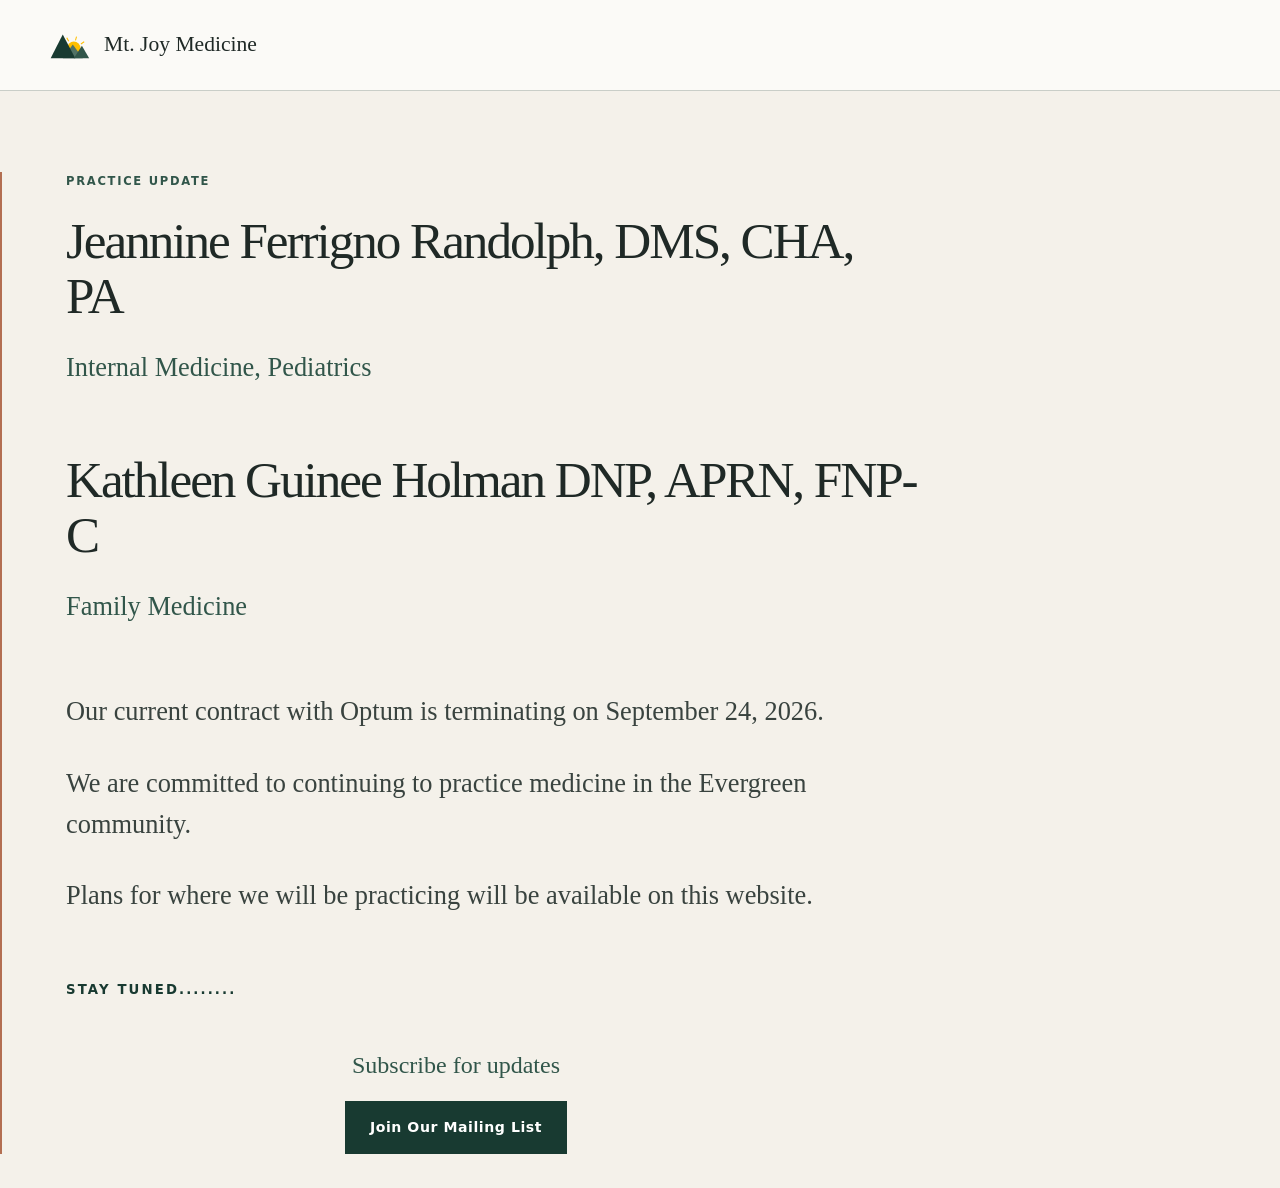
<file: index.html>
<!doctype html>
<html lang="en">
<head>
  <meta charset="utf-8">
  <meta name="viewport" content="width=device-width, initial-scale=1">
  <meta name="description" content="A practice update from Jeannine Ferrigno Randolph, DMS, CHA, PA.">
  <title>Practice Update | Mt. Joy Medicine</title>
  <link rel="icon" href="assets/mount-joy-icon.svg" type="image/svg+xml">
  <link rel="stylesheet" href="styles.css">
</head>
<body class="notice-page">
  <header class="notice-header">
    <div class="container notice-header-inner">
      <img class="notice-mark" src="assets/mount-joy-icon.svg" alt="">
      <span>Mt. Joy Medicine</span>
    </div>
  </header>

  <main class="notice-main">
    <div class="container notice-layout">
      <article class="notice-content">
        <p class="eyebrow">Practice update</p>
        <h2>Jeannine Ferrigno Randolph, DMS, CHA, PA</h2>
        <p class="notice-specialties">Internal Medicine, Pediatrics</p>
        <h2>Kathleen Guinee Holman DNP, APRN, FNP-C</h2>
        <p class="notice-specialties">Family Medicine</p>

        <div class="notice-copy">
          <p>Our current contract with Optum is terminating on September 24, 2026.</p>
          <p>We are committed to continuing to practice medicine in the Evergreen community.</p>
          <p>Plans for where we will be practicing will be available on this website.</p>
        </div>

        <p class="notice-closing">STAY TUNED........</p>

        <div class="notice-subscribe">
          <p>Subscribe for updates</p>
          <a
            class="notice-subscribe-button"
            href="https://eepurl.com/gzpK904cwu"
            target="_blank"
            rel="noopener noreferrer"
          >Join Our Mailing List</a>
        </div>
      </article>
    </div>
  </main>
</body>
</html>
</file>
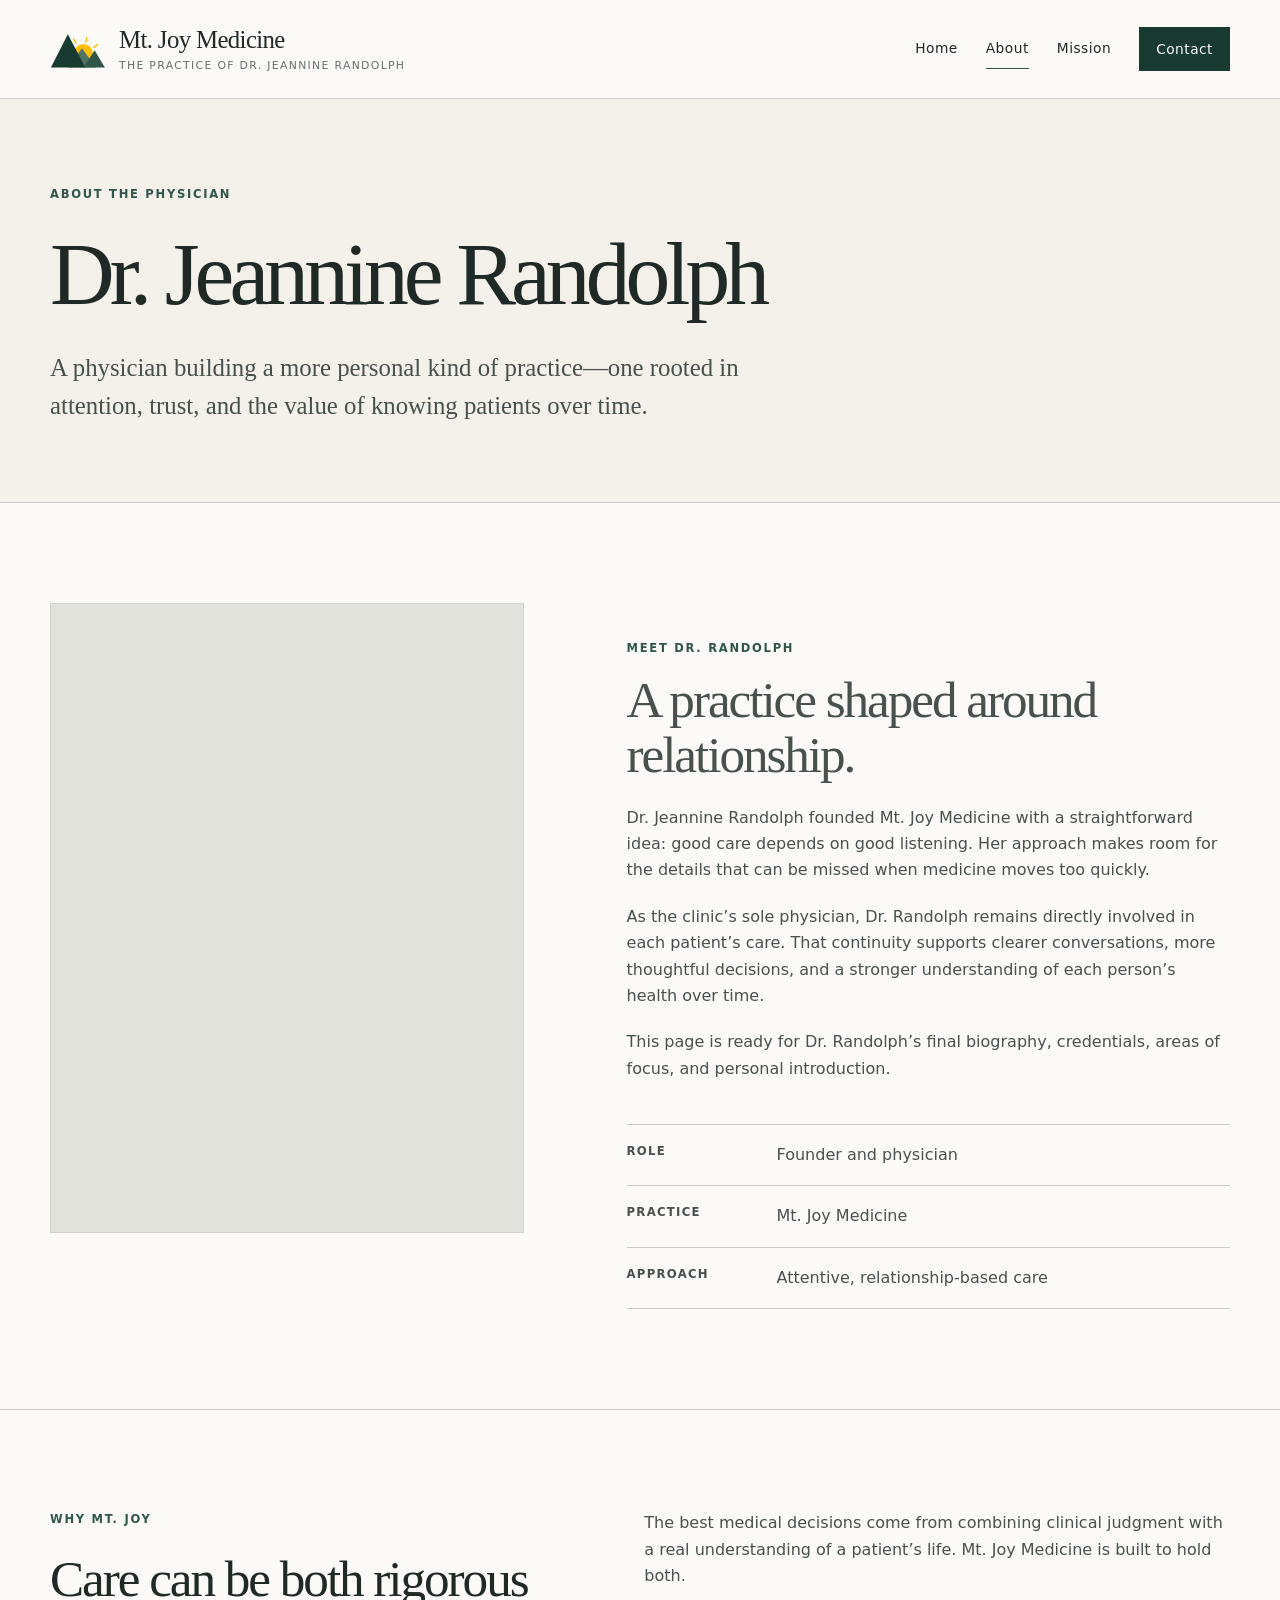
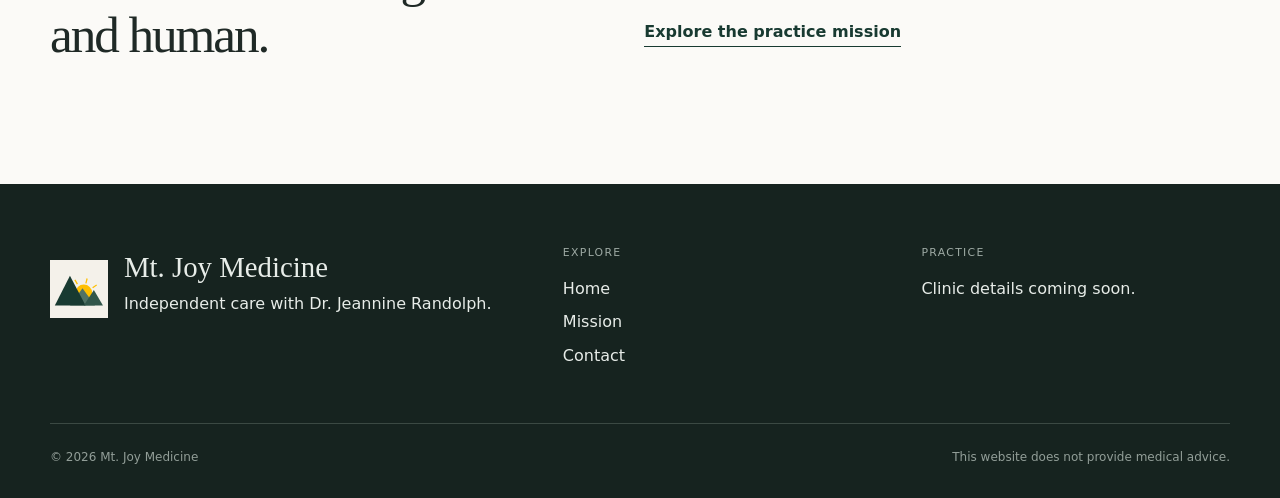
<file: about.html>
<!doctype html>
<html lang="en">
<head>
  <meta charset="utf-8">
  <meta name="viewport" content="width=device-width, initial-scale=1">
  <meta name="description" content="Meet Dr. Jeannine Randolph, founder and physician at Mt. Joy Medicine.">
  <title>About Dr. Jeannine Randolph | Mt. Joy Medicine</title>
  <link rel="icon" href="assets/mount-joy-icon.svg" type="image/svg+xml">
  <link rel="stylesheet" href="styles.css">
</head>
<body>
  <a class="skip-link" href="#main">Skip to content</a>
  <header class="site-header">
    <div class="container header-inner">
      <a class="brand" href="home.html" aria-label="Mt. Joy Medicine home"><img class="brand-mark" src="assets/mount-joy-icon.svg" alt=""><span class="brand-copy"><span class="brand-name">Mt. Joy Medicine</span><span class="brand-note">The practice of Dr. Jeannine Randolph</span></span></a>
      <nav class="site-nav" aria-label="Primary navigation"><a href="home.html">Home</a><a href="about.html" aria-current="page">About</a><a href="mission.html">Mission</a><a class="nav-contact" href="contact.html">Contact</a></nav>
    </div>
  </header>

  <main id="main">
    <section class="page-hero">
      <div class="container">
        <p class="eyebrow">About the physician</p>
        <h1>Dr. Jeannine Randolph</h1>
        <p class="lead">A physician building a more personal kind of practice—one rooted in attention, trust, and the value of knowing patients over time.</p>
      </div>
    </section>

    <section class="section">
      <div class="container profile-grid">
        <!-- Reserved for a future portrait of Dr. Randolph. -->
        <div class="media-blank portrait" role="img" aria-label="Future portrait of Dr. Jeannine Randolph"></div>
        <div class="profile-copy body-copy">
          <p class="eyebrow">Meet Dr. Randolph</p>
          <h2>A practice shaped around relationship.</h2>
          <p>Dr. Jeannine Randolph founded Mt. Joy Medicine with a straightforward idea: good care depends on good listening. Her approach makes room for the details that can be missed when medicine moves too quickly.</p>
          <p>As the clinic’s sole physician, Dr. Randolph remains directly involved in each patient’s care. That continuity supports clearer conversations, more thoughtful decisions, and a stronger understanding of each person’s health over time.</p>
          <p>This page is ready for Dr. Randolph’s final biography, credentials, areas of focus, and personal introduction.</p>
          <ul class="detail-list">
            <li><strong>Role</strong><span>Founder and physician</span></li>
            <li><strong>Practice</strong><span>Mt. Joy Medicine</span></li>
            <li><strong>Approach</strong><span>Attentive, relationship-based care</span></li>
          </ul>
        </div>
      </div>
    </section>

    <section class="section section-rule">
      <div class="container intro-grid">
        <div><p class="eyebrow">Why Mt. Joy</p><h2>Care can be both rigorous and human.</h2></div>
        <div class="body-copy"><p>The best medical decisions come from combining clinical judgment with a real understanding of a patient’s life. Mt. Joy Medicine is built to hold both.</p><a class="text-link" href="mission.html">Explore the practice mission</a></div>
      </div>
    </section>
  </main>

  <footer class="site-footer">
    <div class="container"><div class="footer-grid"><div><div class="footer-brand-lockup"><img class="footer-mark" src="assets/mount-joy-icon.svg" alt=""><div><div class="footer-brand">Mt. Joy Medicine</div><p>Independent care with Dr. Jeannine Randolph.</p></div></div></div><div><p class="footer-heading">Explore</p><div class="footer-links"><a href="home.html">Home</a><a href="mission.html">Mission</a><a href="contact.html">Contact</a></div></div><div><p class="footer-heading">Practice</p><p>Clinic details coming soon.</p></div></div><div class="footer-meta"><span>&copy; <span data-year></span> Mt. Joy Medicine</span><span>This website does not provide medical advice.</span></div></div>
  </footer>
  <script src="script.js"></script>
</body>
</html>
</file>
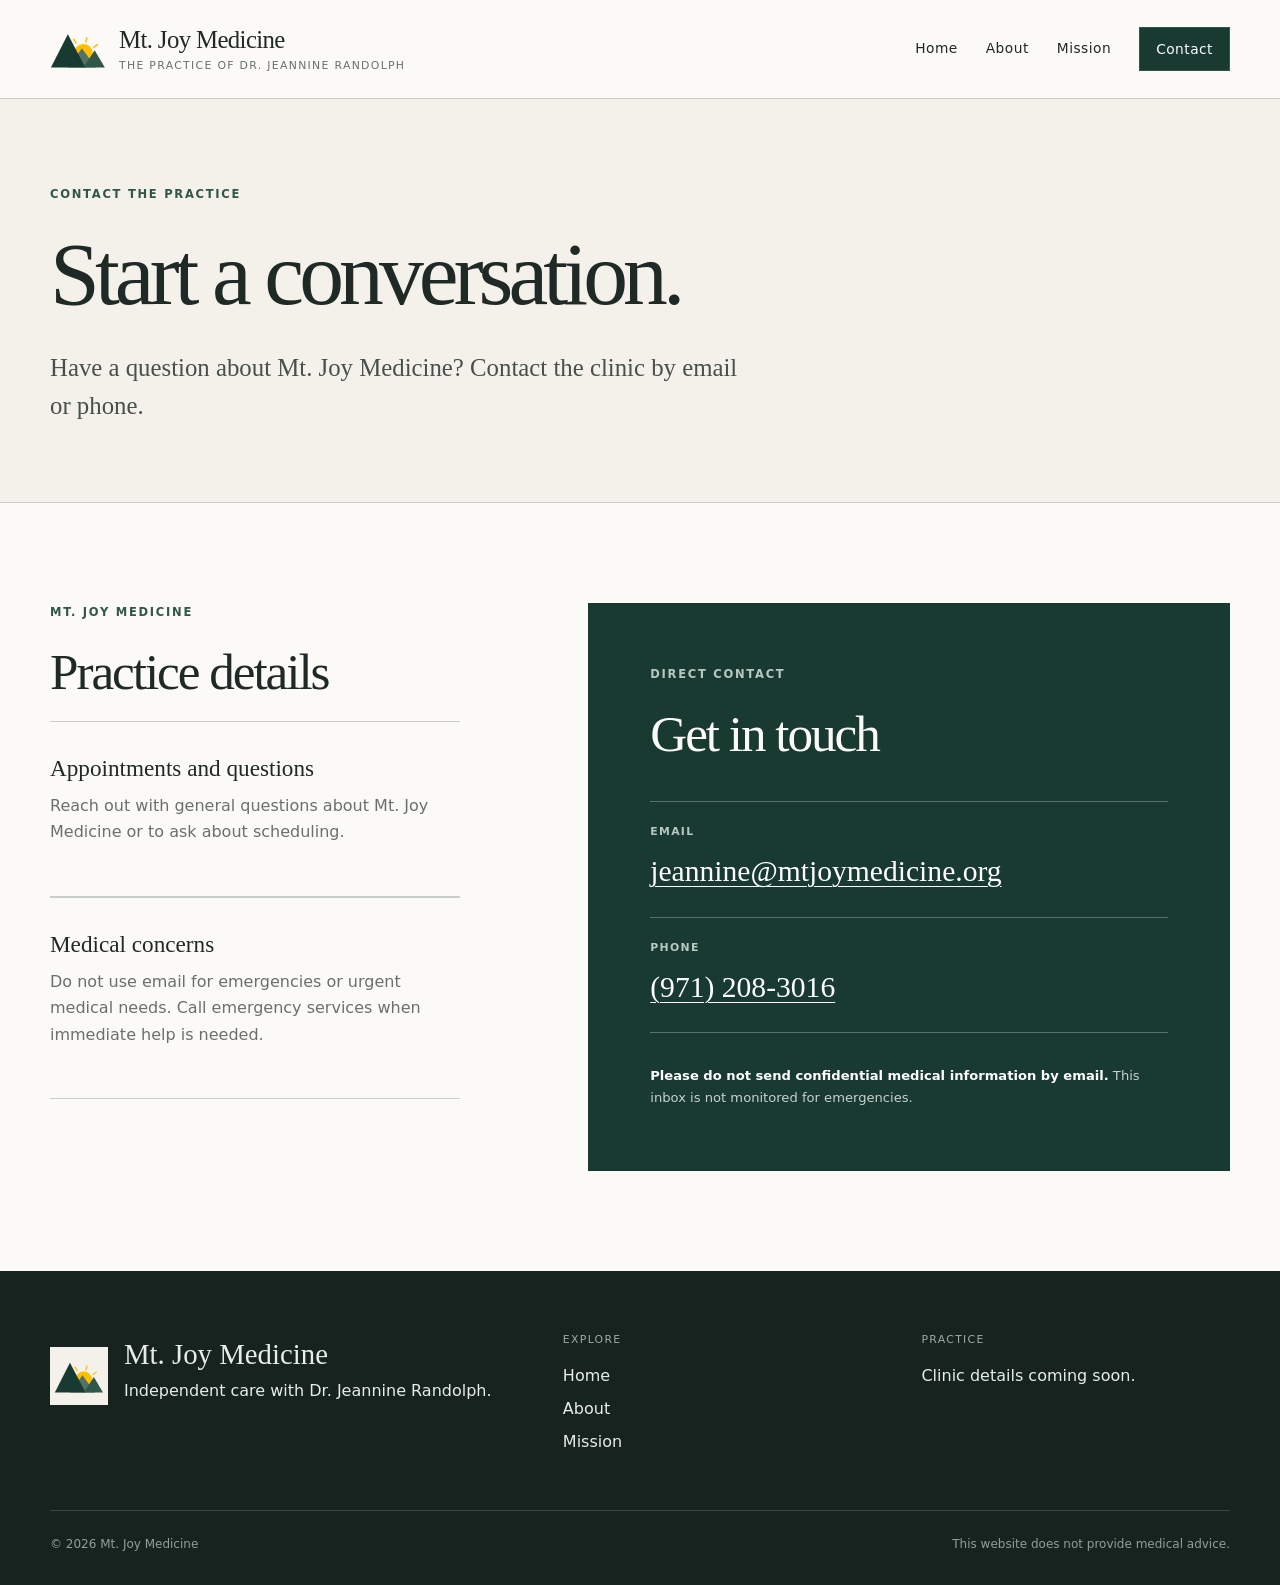
<file: contact.html>
<!doctype html>
<html lang="en">
<head>
  <meta charset="utf-8">
  <meta name="viewport" content="width=device-width, initial-scale=1">
  <meta name="description" content="Contact Mt. Joy Medicine and Dr. Jeannine Randolph.">
  <title>Contact | Mt. Joy Medicine</title>
  <link rel="icon" href="assets/mount-joy-icon.svg" type="image/svg+xml">
  <link rel="stylesheet" href="styles.css">
</head>
<body>
  <a class="skip-link" href="#main">Skip to content</a>
  <header class="site-header">
    <div class="container header-inner">
      <a class="brand" href="home.html" aria-label="Mt. Joy Medicine home"><img class="brand-mark" src="assets/mount-joy-icon.svg" alt=""><span class="brand-copy"><span class="brand-name">Mt. Joy Medicine</span><span class="brand-note">The practice of Dr. Jeannine Randolph</span></span></a>
      <nav class="site-nav" aria-label="Primary navigation"><a href="home.html">Home</a><a href="about.html">About</a><a href="mission.html">Mission</a><a class="nav-contact" href="contact.html" aria-current="page">Contact</a></nav>
    </div>
  </header>

  <main id="main">
    <section class="page-hero">
      <div class="container">
        <p class="eyebrow">Contact the practice</p>
        <h1>Start a conversation.</h1>
        <p class="lead">Have a question about Mt. Joy Medicine? Contact the clinic by email or phone.</p>
      </div>
    </section>

    <section class="section">
      <div class="container contact-grid">
        <div>
          <p class="eyebrow">Mt. Joy Medicine</p>
          <h2>Practice details</h2>
          <div class="contact-panel">
            <h3>Appointments and questions</h3>
            <p>Reach out with general questions about Mt. Joy Medicine or to ask about scheduling.</p>
          </div>
          <div class="contact-panel">
            <h3>Medical concerns</h3>
            <p>Do not use email for emergencies or urgent medical needs. Call emergency services when immediate help is needed.</p>
          </div>
        </div>

        <section class="contact-card" aria-labelledby="get-in-touch">
          <p class="eyebrow">Direct contact</p>
          <h2 id="get-in-touch">Get in touch</h2>
          <div class="contact-method">
            <span class="contact-label">Email</span>
            <a data-protected-email href="#">Email address loading…</a>
          </div>
          <div class="contact-method">
            <span class="contact-label">Phone</span>
            <a data-protected-phone href="#">Phone number loading…</a>
          </div>
          <p class="contact-caution"><strong>Please do not send confidential medical information by email.</strong> This inbox is not monitored for emergencies.</p>
          <noscript><p class="contact-caution">JavaScript must be enabled to display the clinic’s contact information.</p></noscript>
        </section>
      </div>
    </section>
  </main>

  <footer class="site-footer">
    <div class="container"><div class="footer-grid"><div><div class="footer-brand-lockup"><img class="footer-mark" src="assets/mount-joy-icon.svg" alt=""><div><div class="footer-brand">Mt. Joy Medicine</div><p>Independent care with Dr. Jeannine Randolph.</p></div></div></div><div><p class="footer-heading">Explore</p><div class="footer-links"><a href="home.html">Home</a><a href="about.html">About</a><a href="mission.html">Mission</a></div></div><div><p class="footer-heading">Practice</p><p>Clinic details coming soon.</p></div></div><div class="footer-meta"><span>&copy; <span data-year></span> Mt. Joy Medicine</span><span>This website does not provide medical advice.</span></div></div>
  </footer>
  <script src="script.js"></script>
</body>
</html>
</file>
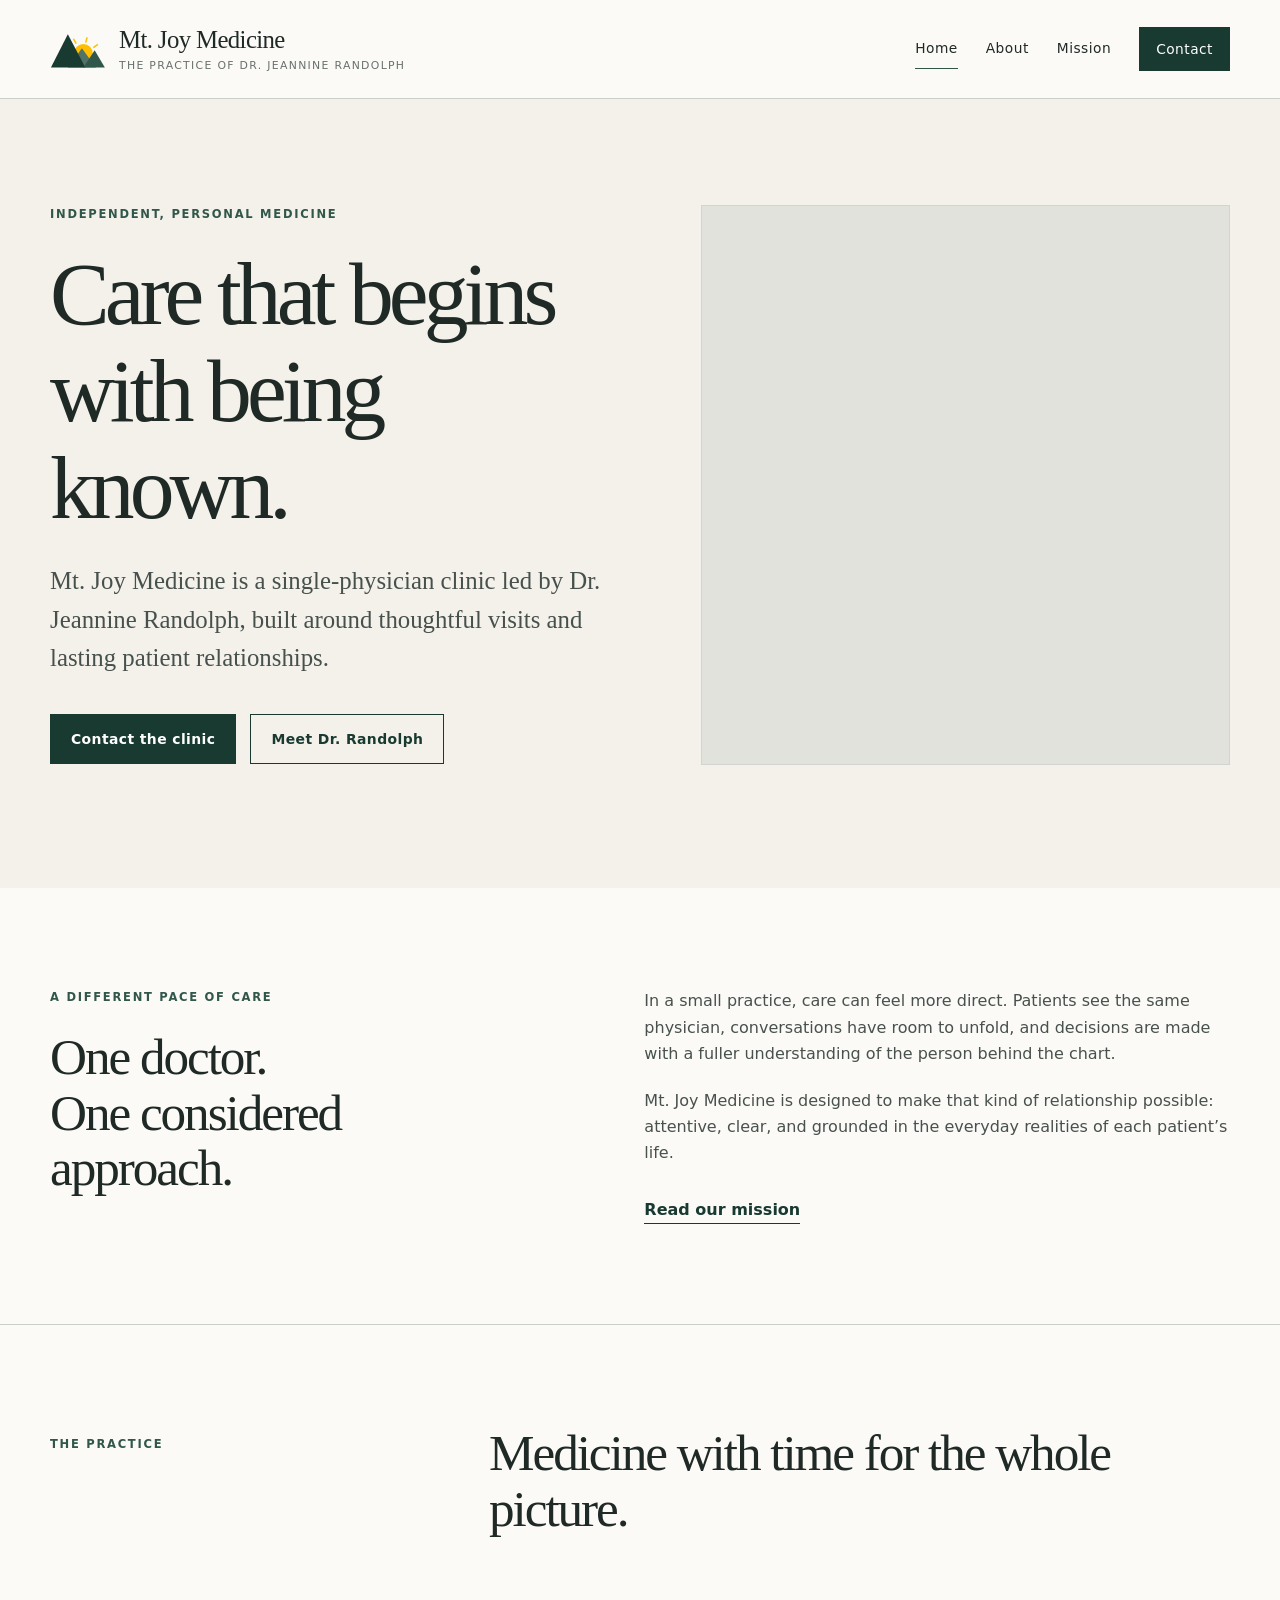
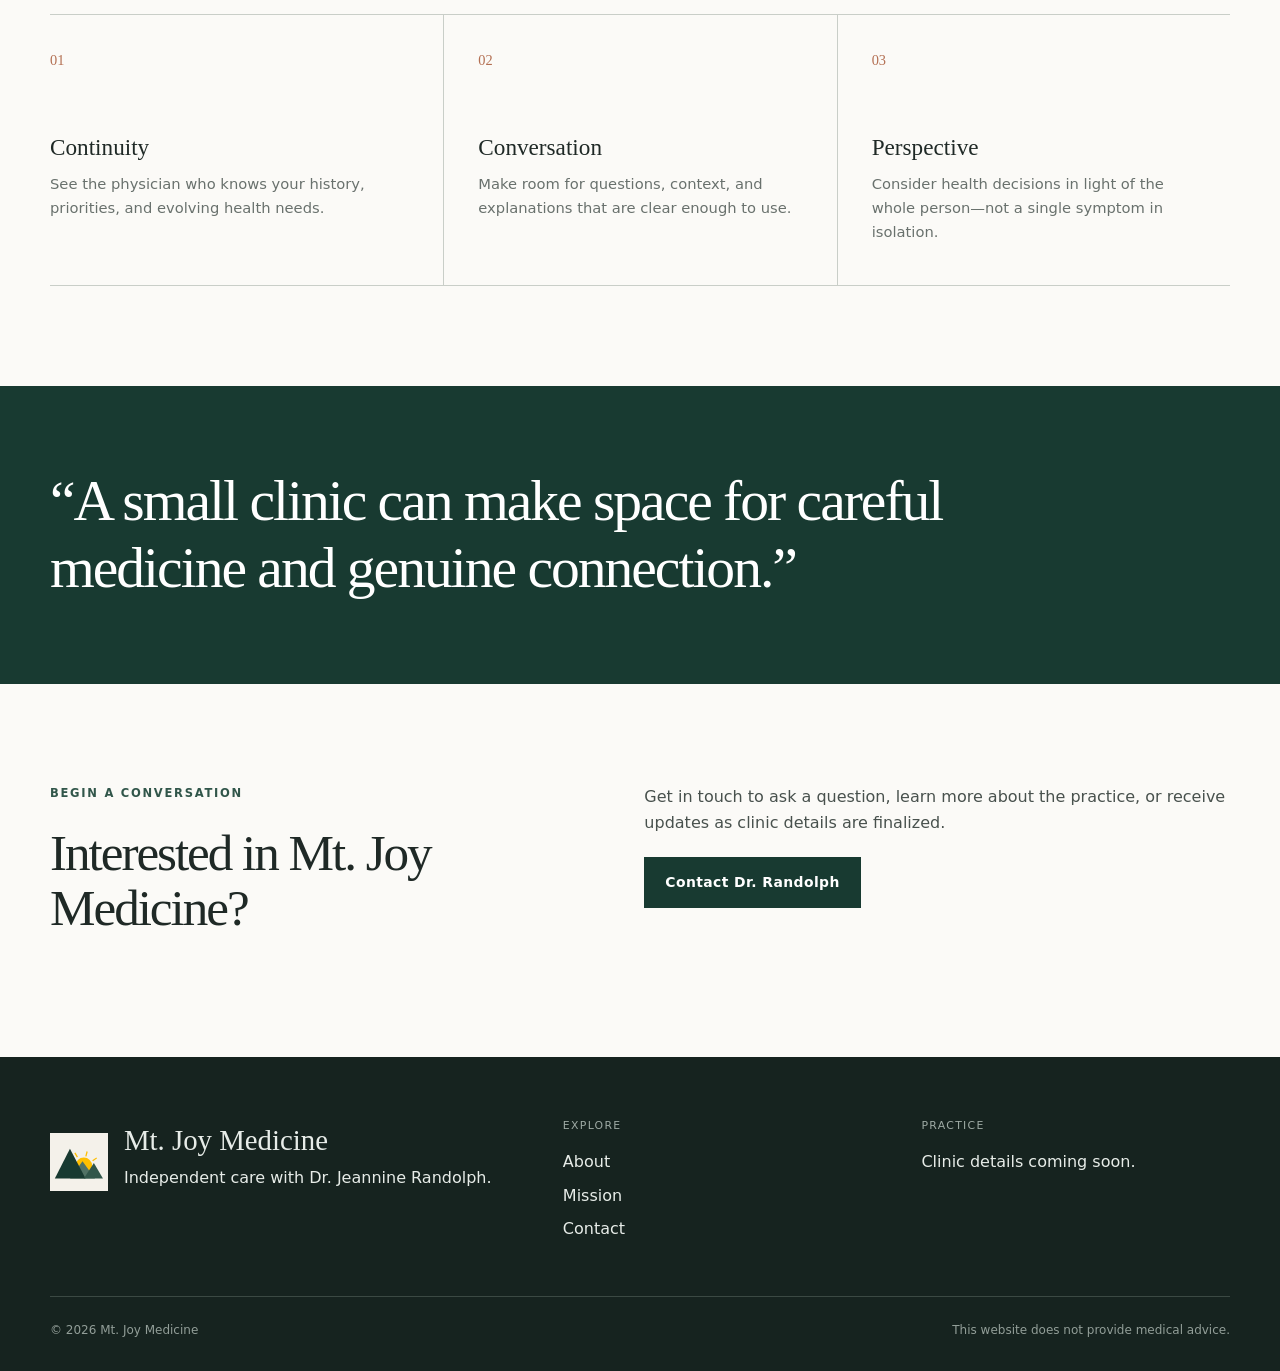
<file: home.html>
<!doctype html>
<html lang="en">
<head>
  <meta charset="utf-8">
  <meta name="viewport" content="width=device-width, initial-scale=1">
  <meta name="description" content="Mt. Joy Medicine is the independent medical practice of Dr. Jeannine Randolph.">
  <title>Mt. Joy Medicine | Dr. Jeannine Randolph</title>
  <link rel="icon" href="assets/mount-joy-icon.svg" type="image/svg+xml">
  <link rel="stylesheet" href="styles.css">
</head>
<body>
  <a class="skip-link" href="#main">Skip to content</a>
  <header class="site-header">
    <div class="container header-inner">
      <a class="brand" href="home.html" aria-label="Mt. Joy Medicine home">
        <img class="brand-mark" src="assets/mount-joy-icon.svg" alt="">
        <span class="brand-copy"><span class="brand-name">Mt. Joy Medicine</span><span class="brand-note">The practice of Dr. Jeannine Randolph</span></span>
      </a>
      <nav class="site-nav" aria-label="Primary navigation">
        <a href="home.html" aria-current="page">Home</a>
        <a href="about.html">About</a>
        <a href="mission.html">Mission</a>
        <a class="nav-contact" href="contact.html">Contact</a>
      </nav>
    </div>
  </header>

  <main id="main">
    <section class="hero">
      <div class="container hero-grid">
        <div class="hero-copy">
          <p class="eyebrow">Independent, personal medicine</p>
          <h1>Care that begins with being known.</h1>
          <p class="lead">Mt. Joy Medicine is a single-physician clinic led by Dr. Jeannine Randolph, built around thoughtful visits and lasting patient relationships.</p>
          <div class="hero-actions">
            <a class="button" href="contact.html">Contact the clinic</a>
            <a class="button secondary" href="about.html">Meet Dr. Randolph</a>
          </div>
        </div>
        <!-- Reserved for future hero photography. -->
        <div class="media-blank" role="img" aria-label="Future clinic hero photograph"></div>
      </div>
    </section>

    <section class="section">
      <div class="container intro-grid">
        <div>
          <p class="eyebrow">A different pace of care</p>
          <h2>One doctor.<br>One considered approach.</h2>
        </div>
        <div class="body-copy">
          <p>In a small practice, care can feel more direct. Patients see the same physician, conversations have room to unfold, and decisions are made with a fuller understanding of the person behind the chart.</p>
          <p>Mt. Joy Medicine is designed to make that kind of relationship possible: attentive, clear, and grounded in the everyday realities of each patient’s life.</p>
          <a class="text-link" href="mission.html">Read our mission</a>
        </div>
      </div>
    </section>

    <section class="section section-rule">
      <div class="container">
        <div class="section-head">
          <p class="eyebrow">The practice</p>
          <h2>Medicine with time for the whole picture.</h2>
        </div>
        <div class="care-list">
          <article class="care-item">
            <span class="care-number">01</span>
            <h3>Continuity</h3>
            <p>See the physician who knows your history, priorities, and evolving health needs.</p>
          </article>
          <article class="care-item">
            <span class="care-number">02</span>
            <h3>Conversation</h3>
            <p>Make room for questions, context, and explanations that are clear enough to use.</p>
          </article>
          <article class="care-item">
            <span class="care-number">03</span>
            <h3>Perspective</h3>
            <p>Consider health decisions in light of the whole person—not a single symptom in isolation.</p>
          </article>
        </div>
      </div>
    </section>

    <section class="statement-band">
      <div class="container">
        <blockquote>“A small clinic can make space for careful medicine and genuine connection.”</blockquote>
      </div>
    </section>

    <section class="section">
      <div class="container intro-grid">
        <div>
          <p class="eyebrow">Begin a conversation</p>
          <h2>Interested in Mt. Joy Medicine?</h2>
        </div>
        <div class="body-copy">
          <p>Get in touch to ask a question, learn more about the practice, or receive updates as clinic details are finalized.</p>
          <a class="button" href="contact.html">Contact Dr. Randolph</a>
        </div>
      </div>
    </section>
  </main>

  <footer class="site-footer">
    <div class="container">
      <div class="footer-grid">
        <div><div class="footer-brand-lockup"><img class="footer-mark" src="assets/mount-joy-icon.svg" alt=""><div><div class="footer-brand">Mt. Joy Medicine</div><p>Independent care with Dr. Jeannine Randolph.</p></div></div></div>
        <div><p class="footer-heading">Explore</p><div class="footer-links"><a href="about.html">About</a><a href="mission.html">Mission</a><a href="contact.html">Contact</a></div></div>
        <div><p class="footer-heading">Practice</p><p>Clinic details coming soon.</p></div>
      </div>
      <div class="footer-meta"><span>&copy; <span data-year></span> Mt. Joy Medicine</span><span>This website does not provide medical advice.</span></div>
    </div>
  </footer>
  <script src="script.js"></script>
</body>
</html>
</file>
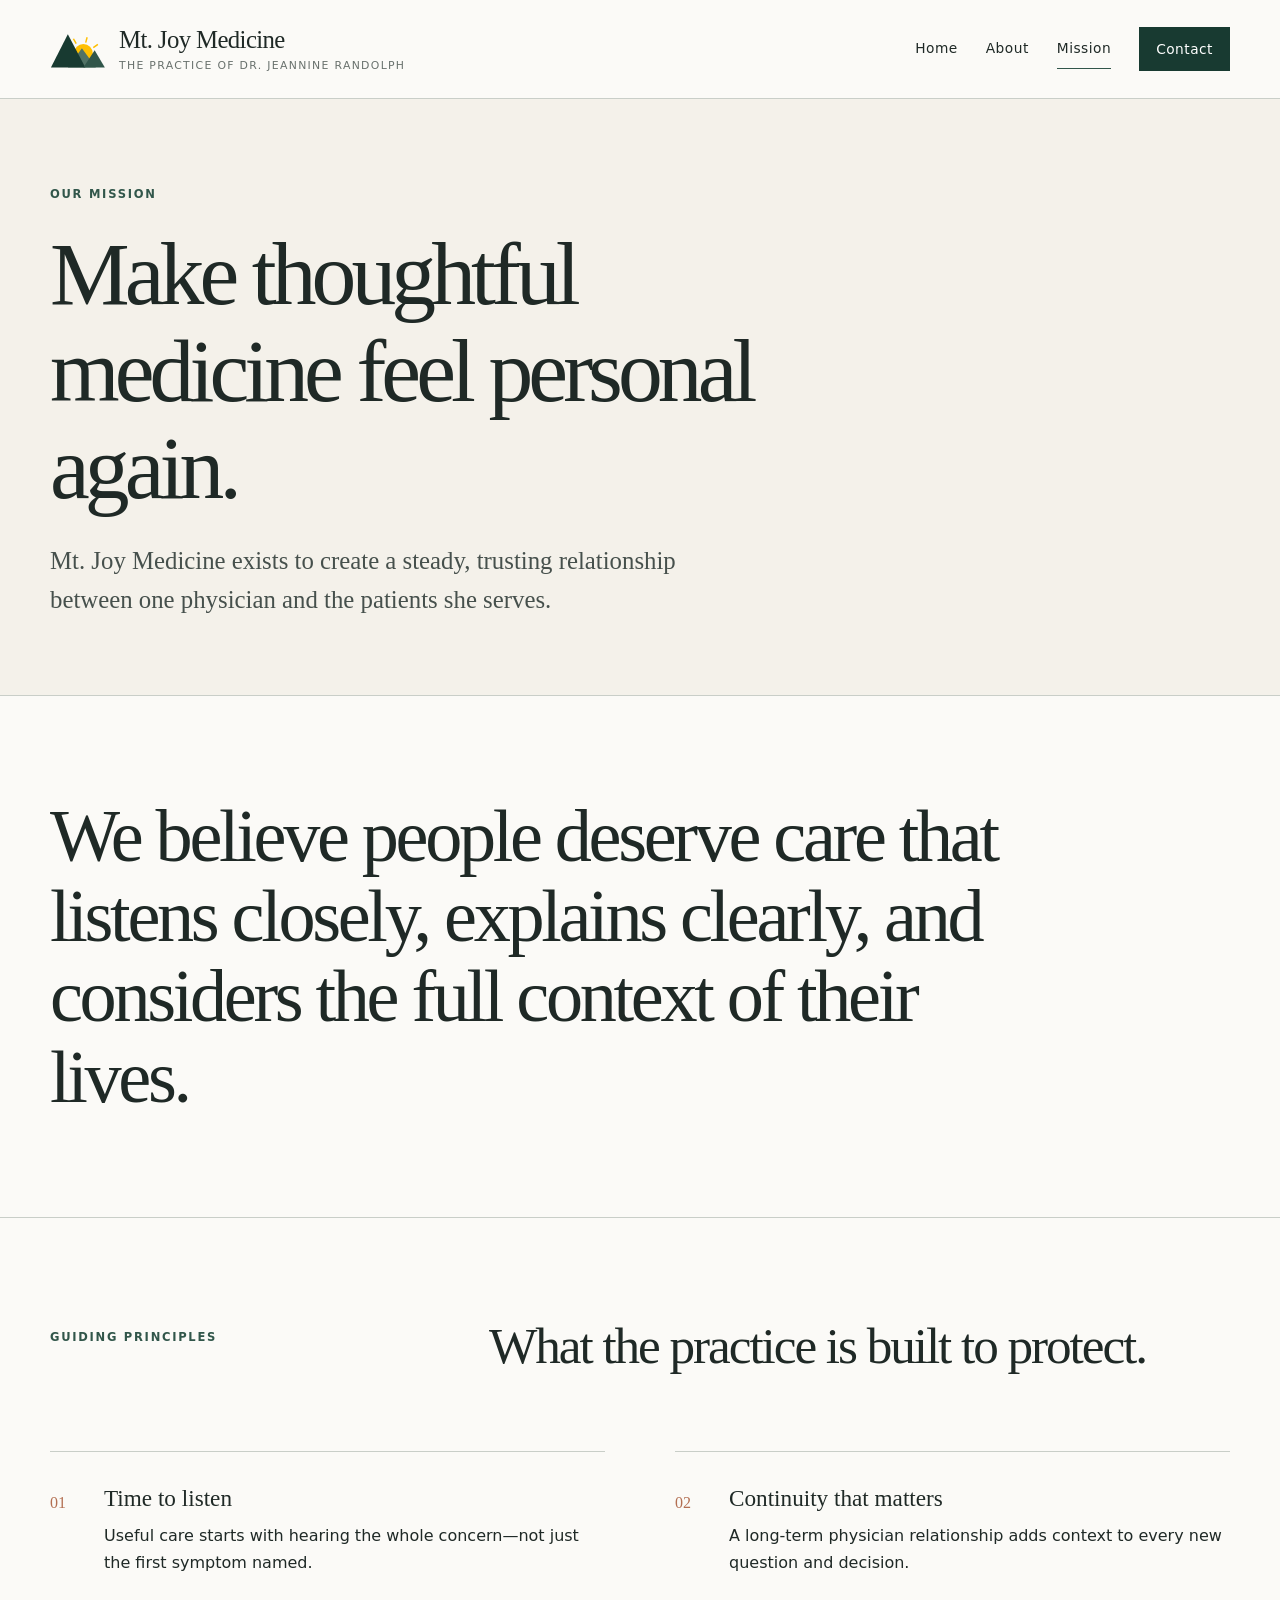
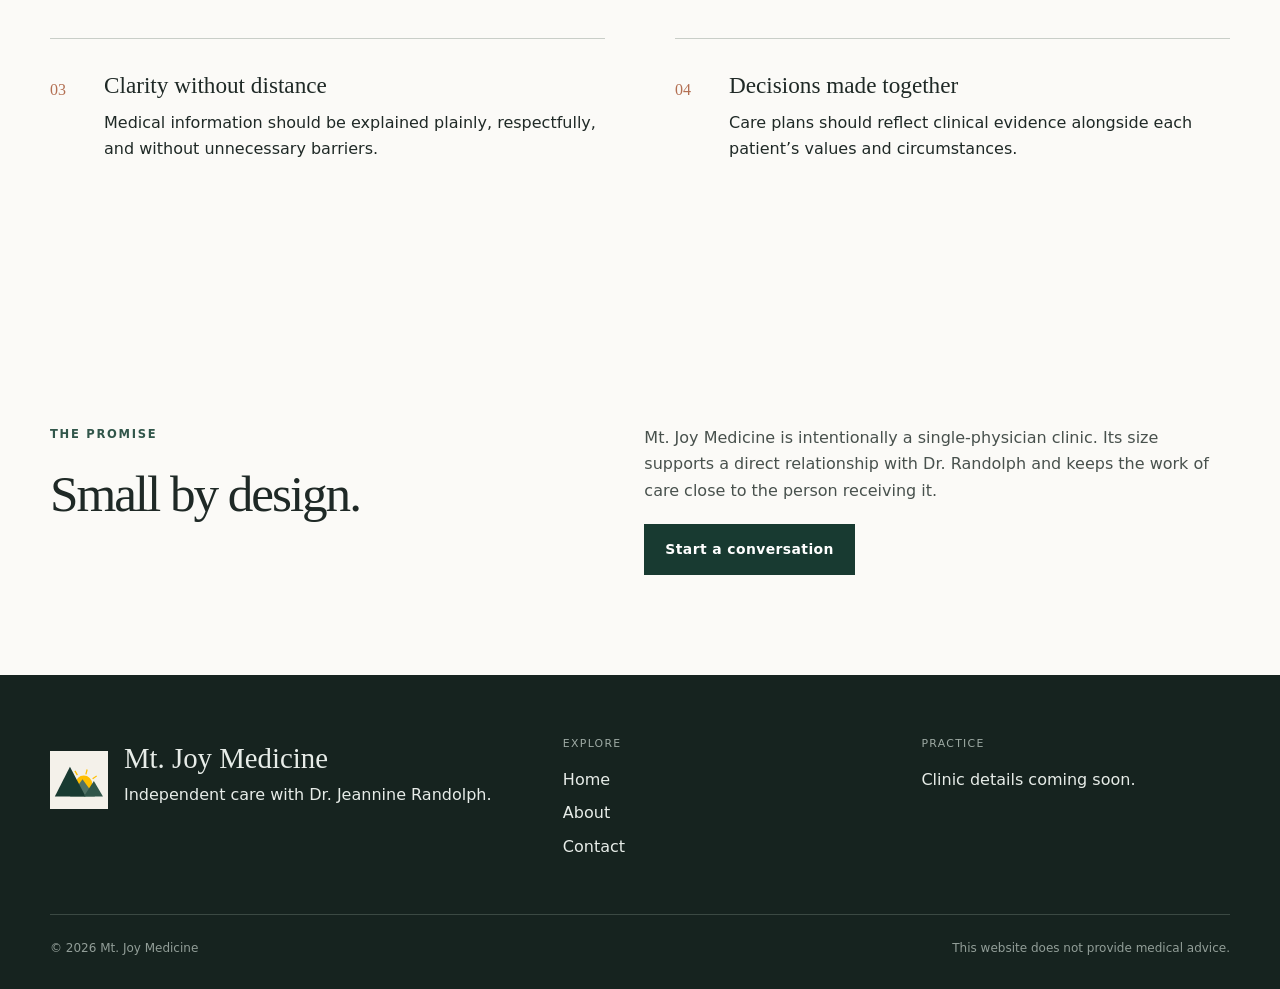
<file: mission.html>
<!doctype html>
<html lang="en">
<head>
  <meta charset="utf-8">
  <meta name="viewport" content="width=device-width, initial-scale=1">
  <meta name="description" content="The mission and guiding principles of Mt. Joy Medicine.">
  <title>Our Mission | Mt. Joy Medicine</title>
  <link rel="icon" href="assets/mount-joy-icon.svg" type="image/svg+xml">
  <link rel="stylesheet" href="styles.css">
</head>
<body>
  <a class="skip-link" href="#main">Skip to content</a>
  <header class="site-header">
    <div class="container header-inner">
      <a class="brand" href="home.html" aria-label="Mt. Joy Medicine home"><img class="brand-mark" src="assets/mount-joy-icon.svg" alt=""><span class="brand-copy"><span class="brand-name">Mt. Joy Medicine</span><span class="brand-note">The practice of Dr. Jeannine Randolph</span></span></a>
      <nav class="site-nav" aria-label="Primary navigation"><a href="home.html">Home</a><a href="about.html">About</a><a href="mission.html" aria-current="page">Mission</a><a class="nav-contact" href="contact.html">Contact</a></nav>
    </div>
  </header>

  <main id="main">
    <section class="page-hero">
      <div class="container">
        <p class="eyebrow">Our mission</p>
        <h1>Make thoughtful medicine feel personal again.</h1>
        <p class="lead">Mt. Joy Medicine exists to create a steady, trusting relationship between one physician and the patients she serves.</p>
      </div>
    </section>

    <section class="section">
      <div class="container">
        <p class="mission-line">We believe people deserve care that listens closely, explains clearly, and considers the full context of their lives.</p>
      </div>
    </section>

    <section class="section section-rule">
      <div class="container">
        <div class="section-head"><p class="eyebrow">Guiding principles</p><h2>What the practice is built to protect.</h2></div>
        <div class="principles">
          <article class="principle"><h3>Time to listen</h3><p>Useful care starts with hearing the whole concern—not just the first symptom named.</p></article>
          <article class="principle"><h3>Continuity that matters</h3><p>A long-term physician relationship adds context to every new question and decision.</p></article>
          <article class="principle"><h3>Clarity without distance</h3><p>Medical information should be explained plainly, respectfully, and without unnecessary barriers.</p></article>
          <article class="principle"><h3>Decisions made together</h3><p>Care plans should reflect clinical evidence alongside each patient’s values and circumstances.</p></article>
        </div>
      </div>
    </section>

    <section class="section">
      <div class="container intro-grid">
        <div><p class="eyebrow">The promise</p><h2>Small by design.</h2></div>
        <div class="body-copy"><p>Mt. Joy Medicine is intentionally a single-physician clinic. Its size supports a direct relationship with Dr. Randolph and keeps the work of care close to the person receiving it.</p><a class="button" href="contact.html">Start a conversation</a></div>
      </div>
    </section>
  </main>

  <footer class="site-footer">
    <div class="container"><div class="footer-grid"><div><div class="footer-brand-lockup"><img class="footer-mark" src="assets/mount-joy-icon.svg" alt=""><div><div class="footer-brand">Mt. Joy Medicine</div><p>Independent care with Dr. Jeannine Randolph.</p></div></div></div><div><p class="footer-heading">Explore</p><div class="footer-links"><a href="home.html">Home</a><a href="about.html">About</a><a href="contact.html">Contact</a></div></div><div><p class="footer-heading">Practice</p><p>Clinic details coming soon.</p></div></div><div class="footer-meta"><span>&copy; <span data-year></span> Mt. Joy Medicine</span><span>This website does not provide medical advice.</span></div></div>
  </footer>
  <script src="script.js"></script>
</body>
</html>
</file>
<file: styles.css>
:root {
  --paper: #f4f1ea;
  --paper-light: #fbfaf7;
  --ink: #1f2926;
  --muted: #69716d;
  --line: #c9cec8;
  --green: #31564a;
  --green-dark: #183a31;
  --clay: #b36f52;
  --max: 1180px;
}

* { box-sizing: border-box; }
html { scroll-behavior: smooth; }
body {
  margin: 0;
  color: var(--ink);
  background: var(--paper-light);
  font-family: Inter, ui-sans-serif, system-ui, -apple-system, BlinkMacSystemFont, "Segoe UI", sans-serif;
  font-size: 16px;
  line-height: 1.65;
}

a { color: inherit; }
img { display: block; max-width: 100%; }
.container { width: min(calc(100% - 40px), var(--max)); margin-inline: auto; }
.skip-link { position: fixed; top: 12px; left: 12px; z-index: 20; padding: 8px 12px; background: white; transform: translateY(-160%); }
.skip-link:focus { transform: translateY(0); }

.notice-page { min-height: 100vh; display: flex; flex-direction: column; background: var(--paper); }
.notice-header { border-bottom: 1px solid var(--line); background: var(--paper-light); }
.notice-header-inner { min-height: 90px; display: flex; align-items: center; justify-content: flex-start; gap: 14px; font-family: Georgia, "Times New Roman", serif; font-size: 1.35rem; }
.notice-mark { width: 54px; height: 54px; max-width: 54px; flex: 0 0 54px; object-fit: contain; }
.notice-main { flex: 1; display: flex; }
.notice-layout { flex: 1; display: flex; flex-direction: column; padding-top: clamp(64px, 9vh, 110px); padding-bottom: 34px; }
.notice-content { width: min(100%, 920px); padding-left: clamp(24px, 5vw, 72px); border-left: 2px solid var(--clay); }
.notice-content h1 { max-width: 900px; margin-bottom: 14px; font-size: clamp(2.7rem, 6vw, 5.6rem); }
.notice-specialties { margin-bottom: clamp(44px, 7vh, 76px); color: var(--green); font-family: Georgia, "Times New Roman", serif; font-size: clamp(1.2rem, 2.2vw, 1.65rem); }
.notice-copy { max-width: 780px; color: #39433f; font-family: Georgia, "Times New Roman", serif; font-size: clamp(1.15rem, 2.25vw, 1.65rem); line-height: 1.55; }
.notice-copy p { margin-bottom: 1.15em; }
.notice-closing { margin: clamp(42px, 7vh, 72px) 0 0; color: var(--green-dark); font-size: .83rem; font-weight: 750; letter-spacing: .16em; }
.notice-subscribe { max-width: 780px; margin-top: clamp(34px, 5vh, 52px); text-align: center; }
.notice-subscribe p { margin-bottom: 16px; color: var(--green); font-family: Georgia, "Times New Roman", serif; font-size: clamp(1.2rem, 2vw, 1.5rem); }
.notice-subscribe-button { display: inline-block; padding: 14px 24px; color: white; background: var(--green-dark); border: 1px solid var(--green-dark); text-decoration: none; font-size: .88rem; font-weight: 700; letter-spacing: .04em; transition: background-color .2s ease, border-color .2s ease, transform .2s ease; }
.notice-subscribe-button:hover { background: var(--green); border-color: var(--green); transform: translateY(-1px); }
.notice-subscribe-button:focus-visible { outline: 3px solid var(--clay); outline-offset: 3px; }

@media (min-width: 821px) {
  .notice-mark { width: 40px; height: 40px; max-width: 40px; flex-basis: 40px; }
}

.site-header { background: var(--paper-light); border-bottom: 1px solid var(--line); }
.header-inner { min-height: 98px; display: flex; align-items: center; justify-content: space-between; gap: 36px; }
.brand { text-decoration: none; display: inline-flex; align-items: center; gap: 13px; line-height: 1.1; }
.brand-mark { width: 56px; height: 56px; flex: 0 0 auto; object-fit: contain; }
.brand-copy { display: inline-flex; flex-direction: column; }
.brand-name { font-family: Georgia, "Times New Roman", serif; font-size: 1.55rem; letter-spacing: -0.025em; }
.brand-note { margin-top: 7px; color: var(--muted); font-size: .68rem; letter-spacing: .12em; text-transform: uppercase; }
.site-nav { display: flex; align-items: center; gap: 28px; }
.site-nav a { font-size: .86rem; letter-spacing: .035em; text-decoration: none; padding-block: 8px; border-bottom: 1px solid transparent; }
.site-nav a:hover, .site-nav a[aria-current="page"] { border-color: var(--green); }
.site-nav .nav-contact { padding: 10px 16px; color: white; background: var(--green-dark); border: 1px solid var(--green-dark); }

h1, h2, h3, p { margin-top: 0; }
h1, h2, h3 { font-family: Georgia, "Times New Roman", serif; font-weight: 400; line-height: 1.08; }
h1 { max-width: 820px; margin-bottom: 26px; font-size: clamp(3rem, 7vw, 6.3rem); letter-spacing: -.055em; }
h2 { margin-bottom: 22px; font-size: clamp(2.15rem, 4vw, 4rem); letter-spacing: -.04em; }
h3 { margin-bottom: 12px; font-size: 1.45rem; }
.eyebrow { margin-bottom: 22px; color: var(--green); font-size: .72rem; font-weight: 700; letter-spacing: .15em; text-transform: uppercase; }
.lead { max-width: 700px; color: #46504c; font-family: Georgia, "Times New Roman", serif; font-size: clamp(1.18rem, 2vw, 1.55rem); line-height: 1.55; }
.text-link { display: inline-block; margin-top: 10px; color: var(--green-dark); font-weight: 650; text-decoration: none; border-bottom: 1px solid currentColor; }

.hero { padding: 70px 0 88px; background: var(--paper); }
.hero-grid { display: grid; grid-template-columns: minmax(0, 1.03fr) minmax(320px, .97fr); gap: clamp(42px, 7vw, 100px); align-items: center; }
.hero-copy { padding-block: 36px; }
.hero-copy h1 { font-size: clamp(3.5rem, 7vw, 6.8rem); }
.hero-actions { display: flex; flex-wrap: wrap; gap: 14px; margin-top: 36px; }
.button { display: inline-block; padding: 13px 20px; color: white; background: var(--green-dark); border: 1px solid var(--green-dark); text-decoration: none; font-size: .87rem; font-weight: 650; letter-spacing: .03em; }
.button.secondary { color: var(--green-dark); background: transparent; }
.media-blank { min-height: 560px; background: #e1e2dc; border: 1px solid #d2d4ce; }
.media-blank.portrait { min-height: 630px; }
.media-blank.wide { min-height: 360px; }

.section { padding: 100px 0; }
.section-rule { border-top: 1px solid var(--line); }
.section-head { display: grid; grid-template-columns: .7fr 1.3fr; gap: 40px; margin-bottom: 56px; }
.section-head .eyebrow { padding-top: 10px; }
.intro-grid { display: grid; grid-template-columns: .9fr 1.1fr; gap: clamp(50px, 9vw, 130px); align-items: start; }
.body-copy { max-width: 640px; color: #48514d; }
.body-copy p { margin-bottom: 1.25em; }
.care-list { display: grid; grid-template-columns: repeat(3, 1fr); border-top: 1px solid var(--line); }
.care-item { min-height: 240px; padding: 34px 34px 26px 0; border-bottom: 1px solid var(--line); }
.care-item + .care-item { padding-left: 34px; border-left: 1px solid var(--line); }
.care-number { display: block; margin-bottom: 62px; color: var(--clay); font-family: Georgia, serif; font-size: .9rem; }
.care-item p { color: var(--muted); font-size: .92rem; }
.statement-band { padding: 82px 0; color: white; background: var(--green-dark); }
.statement-band blockquote { max-width: 980px; margin: 0; font-family: Georgia, serif; font-size: clamp(2rem, 4.5vw, 4.25rem); line-height: 1.16; letter-spacing: -.035em; }

.page-hero { padding: 86px 0 76px; background: var(--paper); border-bottom: 1px solid var(--line); }
.page-hero .lead { margin-bottom: 0; }
.profile-grid { display: grid; grid-template-columns: .88fr 1.12fr; gap: clamp(52px, 8vw, 110px); align-items: start; }
.profile-copy { padding-top: 36px; }
.detail-list { margin: 42px 0 0; padding: 0; list-style: none; border-top: 1px solid var(--line); }
.detail-list li { display: grid; grid-template-columns: 130px 1fr; gap: 20px; padding: 17px 0; border-bottom: 1px solid var(--line); }
.detail-list strong { font-size: .73rem; letter-spacing: .11em; text-transform: uppercase; }
.principles { display: grid; grid-template-columns: repeat(2, 1fr); gap: 0 70px; counter-reset: principle; }
.principle { position: relative; padding: 34px 0 46px 54px; border-top: 1px solid var(--line); counter-increment: principle; }
.principle::before { content: "0" counter(principle); position: absolute; left: 0; top: 38px; color: var(--clay); font-family: Georgia, serif; }
.mission-line { max-width: 990px; margin: 0; font-family: Georgia, serif; font-size: clamp(2.6rem, 5.8vw, 5.5rem); line-height: 1.08; letter-spacing: -.045em; }

.contact-grid { display: grid; grid-template-columns: .78fr 1.22fr; gap: clamp(60px, 10vw, 140px); }
.contact-panel { padding: 34px 0; border-top: 1px solid var(--line); border-bottom: 1px solid var(--line); }
.contact-panel p { color: var(--muted); }
.contact-card { align-self: start; padding: clamp(34px, 5vw, 62px); color: var(--paper-light); background: var(--green-dark); }
.contact-card .eyebrow { color: #b7c8c1; }
.contact-card h2 { margin-bottom: 40px; }
.contact-method { padding: 21px 0; border-top: 1px solid rgba(255, 255, 255, .28); }
.contact-method:last-of-type { border-bottom: 1px solid rgba(255, 255, 255, .28); }
.contact-label { display: block; margin-bottom: 6px; color: #b7c8c1; font-size: .68rem; font-weight: 700; letter-spacing: .12em; text-transform: uppercase; }
.contact-method a { color: white; font-family: Georgia, "Times New Roman", serif; font-size: clamp(1.25rem, 2.5vw, 1.85rem); text-decoration-thickness: 1px; text-underline-offset: 5px; overflow-wrap: anywhere; }
.contact-caution { margin: 32px 0 0; color: #c8d1cd; font-size: .82rem; }
.contact-caution strong { color: white; }
.contact-form { display: grid; grid-template-columns: 1fr 1fr; gap: 22px; }
.field { display: flex; flex-direction: column; gap: 7px; }
.field.full { grid-column: 1 / -1; }
label { font-size: .75rem; font-weight: 700; letter-spacing: .08em; text-transform: uppercase; }
input, textarea { width: 100%; padding: 13px 2px; color: var(--ink); background: transparent; border: 0; border-bottom: 1px solid #929a95; border-radius: 0; font: inherit; }
textarea { min-height: 120px; resize: vertical; }
input:focus, textarea:focus { outline: 2px solid transparent; border-color: var(--green-dark); box-shadow: 0 1px 0 var(--green-dark); }
.form-note { grid-column: 1 / -1; color: var(--muted); font-size: .8rem; }
.form-status { min-height: 26px; color: var(--green-dark); font-weight: 650; }

.site-footer { padding: 60px 0 30px; color: #e7ece8; background: #16231f; }
.footer-grid { display: grid; grid-template-columns: 1.2fr .8fr .8fr; gap: 50px; padding-bottom: 54px; }
.footer-brand { font-family: Georgia, serif; font-size: 1.8rem; }
.footer-brand-lockup { display: flex; align-items: center; gap: 16px; }
.footer-mark { width: 58px; height: 58px; padding: 4px; background: var(--paper); }
.footer-heading { margin-bottom: 14px; color: #9eaaa4; font-size: .68rem; letter-spacing: .12em; text-transform: uppercase; }
.footer-links { display: flex; flex-direction: column; align-items: flex-start; gap: 7px; }
.footer-links a { color: inherit; text-decoration: none; }
.footer-meta { display: flex; justify-content: space-between; gap: 20px; padding-top: 24px; color: #929e98; border-top: 1px solid #3b4943; font-size: .75rem; }

@media (max-width: 820px) {
  .header-inner { padding: 24px 0; align-items: flex-start; flex-direction: column; gap: 20px; }
  .site-nav { width: 100%; gap: 18px; overflow-x: auto; padding-bottom: 3px; }
  .site-nav .nav-contact { margin-left: auto; }
  .hero-grid, .section-head, .intro-grid, .profile-grid, .contact-grid { grid-template-columns: 1fr; }
  .hero { padding-top: 34px; }
  .hero-copy { padding-bottom: 0; }
  .media-blank, .media-blank.portrait { min-height: 450px; }
  .care-list { grid-template-columns: 1fr; }
  .care-item, .care-item + .care-item { min-height: 0; padding: 28px 0; border-left: 0; }
  .care-number { margin-bottom: 26px; }
  .principles { grid-template-columns: 1fr; }
  .footer-grid { grid-template-columns: 1fr 1fr; }
  .footer-grid > :first-child { grid-column: 1 / -1; }
}

@media (max-width: 540px) {
  .container { width: min(calc(100% - 28px), var(--max)); }
  .site-nav { flex-wrap: wrap; overflow: visible; }
  .site-nav .nav-contact { margin-left: 0; }
  .brand-mark { width: 48px; height: 48px; }
  .notice-layout { padding-top: 48px; }
  .notice-content { padding-left: 20px; }
  .section { padding: 72px 0; }
  .page-hero { padding: 66px 0 60px; }
  .media-blank, .media-blank.portrait { min-height: 350px; }
  .contact-form, .footer-grid { grid-template-columns: 1fr; }
  .footer-grid > :first-child { grid-column: auto; }
  .footer-meta { flex-direction: column; }
}

@media (prefers-reduced-motion: reduce) { html { scroll-behavior: auto; } }
</file>
